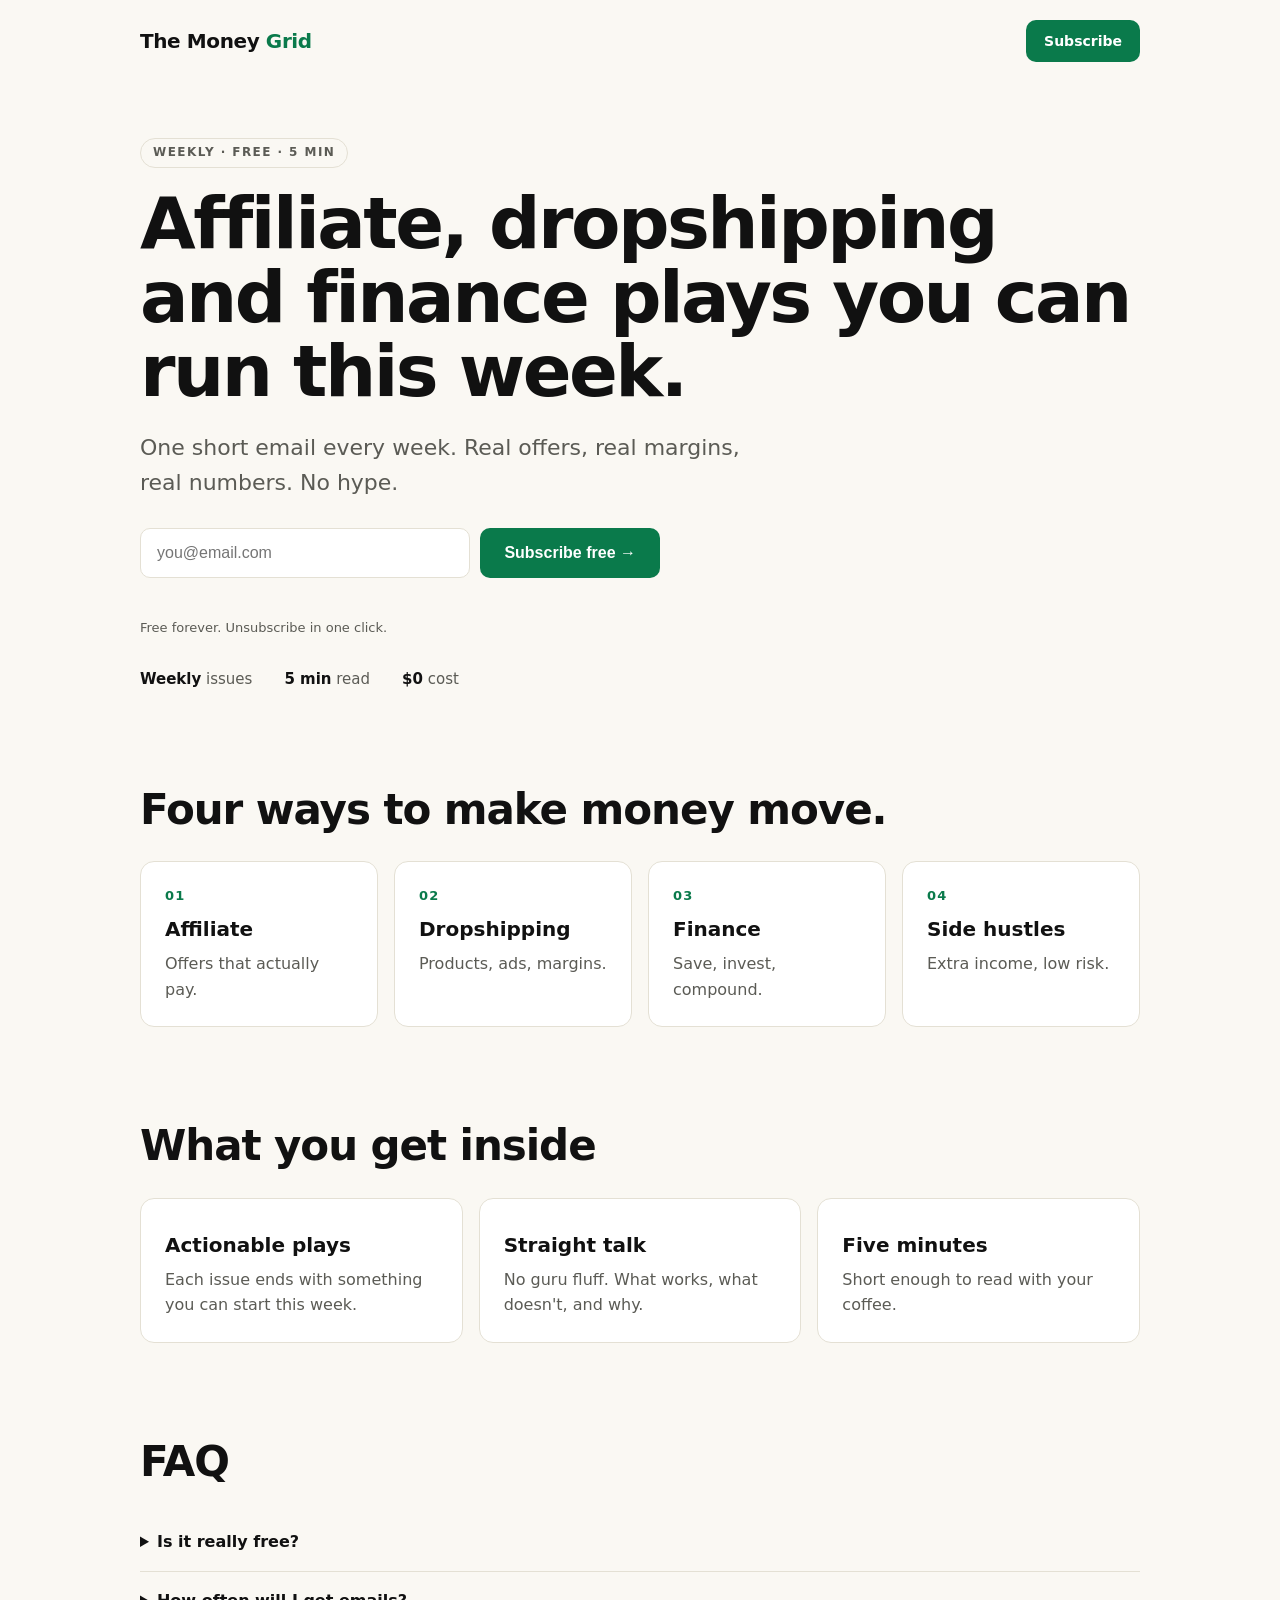
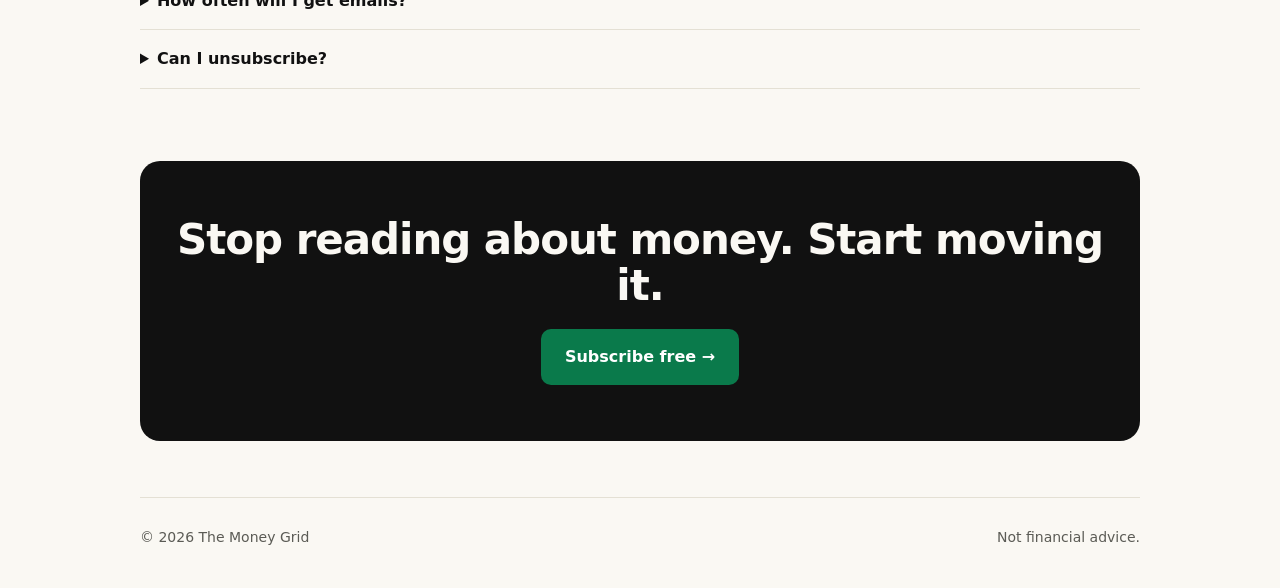
<file: index.html>
<!DOCTYPE html>
<html lang="en"><head>
<meta charset="utf-8"><meta name="viewport" content="width=device-width,initial-scale=1">
<title>The Money Grid — Weekly affiliate, dropshipping & finance plays</title>
<meta name="description" content="Weekly plays on affiliate marketing, dropshipping and personal finance. Free, 5 minutes, no hype.">
<meta property="og:title" content="The Money Grid"><meta property="og:description" content="Weekly plays on affiliate marketing, dropshipping and personal finance. Free, 5 minutes, no hype.">
<link rel="stylesheet" href="style.css">
</head><body>
<div class="wrap">
<nav><a class="logo" href="/">The Money <span>Grid</span></a><a class="btn" style="padding:10px 18px;font-size:14px" href="#join">Subscribe</a></nav>

<header class="hero" id="join">
<span class="pill">WEEKLY · FREE · 5 MIN</span>
<h1>Affiliate, dropshipping and finance plays you can run this week.</h1>
<p class="lead">One short email every week. Real offers, real margins, real numbers. No hype.</p>
<form class="signup" id="signup" novalidate>
<input type="email" id="email" name="email" placeholder="you@email.com" autocomplete="email" required aria-label="Email address">
<input type="text" name="company" tabindex="-1" autocomplete="off" style="position:absolute;left:-9999px" aria-hidden="true">
<button class="btn" id="btn" type="submit">Subscribe free →</button>
<p class="msg" id="msg" role="alert"></p>
</form>
<p class="fine">Free forever. Unsubscribe in one click.</p>
<div class="stats"><span><b>Weekly</b> issues</span><span><b>5 min</b> read</span><span><b>$0</b> cost</span></div>
</header>

<section>
<h2>Four ways to make money move.</h2>
<div class="grid">
<div class="card"><div class="n">01</div><h3>Affiliate</h3><p>Offers that actually pay.</p></div>
<div class="card"><div class="n">02</div><h3>Dropshipping</h3><p>Products, ads, margins.</p></div>
<div class="card"><div class="n">03</div><h3>Finance</h3><p>Save, invest, compound.</p></div>
<div class="card"><div class="n">04</div><h3>Side hustles</h3><p>Extra income, low risk.</p></div>
</div>
</section>

<section>
<h2>What you get inside</h2>
<div class="grid">
<div class="card"><h3>Actionable plays</h3><p>Each issue ends with something you can start this week.</p></div>
<div class="card"><h3>Straight talk</h3><p>No guru fluff. What works, what doesn't, and why.</p></div>
<div class="card"><h3>Five minutes</h3><p>Short enough to read with your coffee.</p></div>
</div>
</section>

<section>
<h2>FAQ</h2>
<details><summary>Is it really free?</summary><p>Yes. The newsletter is free.</p></details>
<details><summary>How often will I get emails?</summary><p>Once a week.</p></details>
<details><summary>Can I unsubscribe?</summary><p>Anytime, with one click from any email.</p></details>
</section>

<div class="cta"><h2>Stop reading about money. Start moving it.</h2><a class="btn" href="#join">Subscribe free →</a></div>

<footer><span>© <span id="y"></span> The Money Grid</span><span>Not financial advice.</span></footer>
</div>

<script>
document.getElementById('y').textContent=new Date().getFullYear();
const f=document.getElementById('signup'),m=document.getElementById('msg'),b=document.getElementById('btn');
f.addEventListener('submit',async e=>{
  e.preventDefault();m.textContent='';
  const email=f.email.value.trim();
  if(!/^[^\s@]+@[^\s@]+\.[^\s@]+$/.test(email)){m.textContent='Please enter a valid email.';return}
  b.disabled=true;b.textContent='Subscribing…';
  try{
    const p=new URLSearchParams(location.search);
    const r=await fetch('/api/subscribe',{method:'POST',headers:{'Content-Type':'application/json'},
      body:JSON.stringify({email,company:f.company.value,utm_source:p.get('utm_source')||'landing_page',utm_medium:p.get('utm_medium')||'',utm_campaign:p.get('utm_campaign')||'',referring_site:document.referrer})});
    const d=await r.json().catch(()=>({}));
    if(r.ok){location.href='/thank-you.html'}else{m.textContent=d.error||'Something went wrong. Try again.'}
  }catch(_){m.textContent='Network error. Try again.'}
  b.disabled=false;b.textContent='Subscribe free →';
});
</script>
</body></html>
</file>
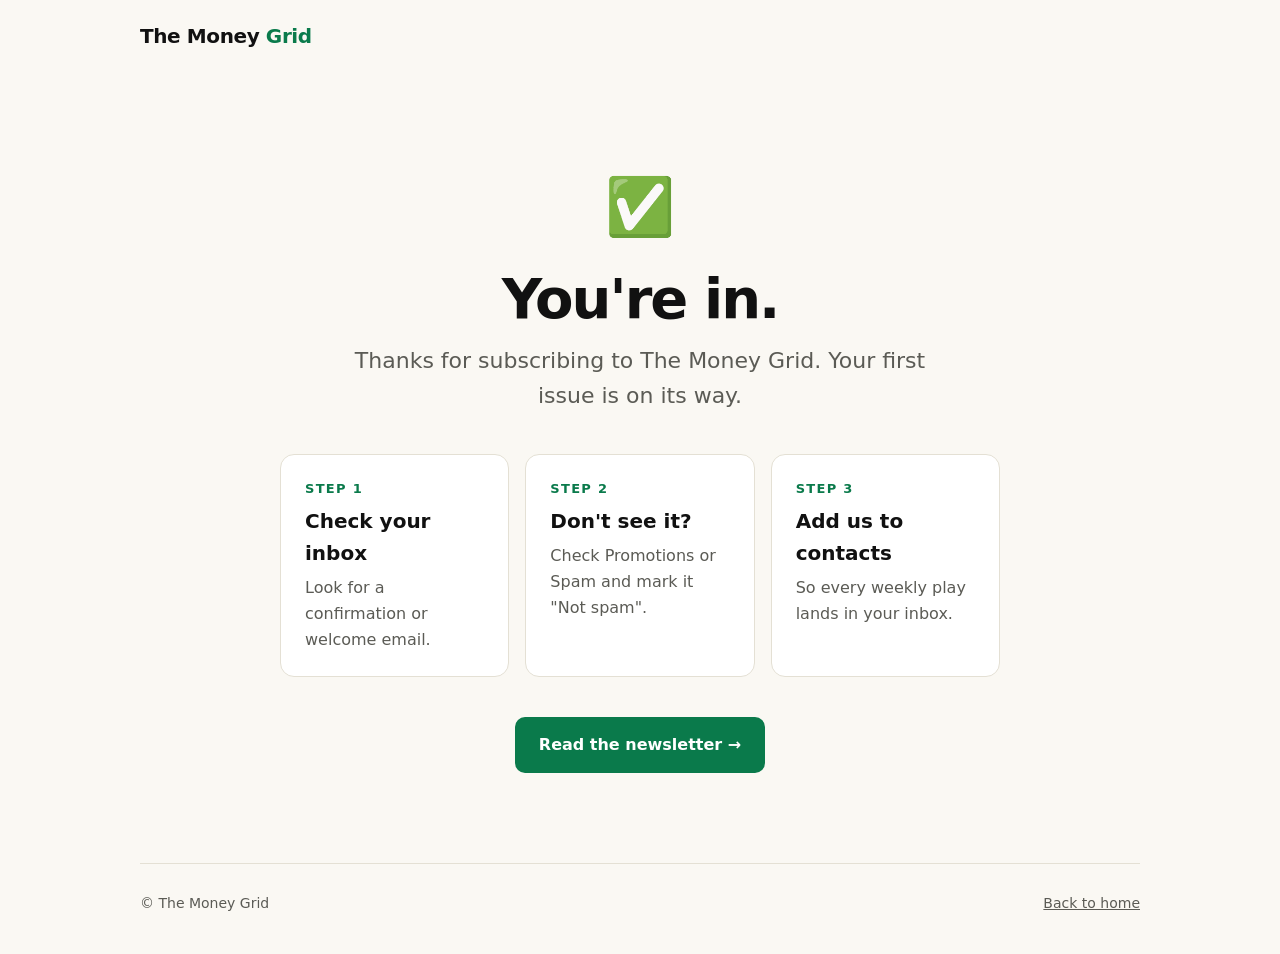
<file: thank-you.html>
<!DOCTYPE html>
<html lang="en"><head>
<meta charset="utf-8"><meta name="viewport" content="width=device-width,initial-scale=1">
<title>You're in — The Money Grid</title><meta name="robots" content="noindex">
<link rel="stylesheet" href="style.css">
</head><body>
<div class="wrap">
<nav><a class="logo" href="/">The Money <span>Grid</span></a></nav>
<main class="center">
<div class="check">✅</div>
<h1 style="font-size:clamp(34px,6vw,56px)">You're in.</h1>
<p class="lead" style="margin:0 auto">Thanks for subscribing to The Money Grid. Your first issue is on its way.</p>
<div class="grid" style="max-width:720px;margin:40px auto;text-align:left">
<div class="card"><div class="n">STEP 1</div><h3>Check your inbox</h3><p>Look for a confirmation or welcome email.</p></div>
<div class="card"><div class="n">STEP 2</div><h3>Don't see it?</h3><p>Check Promotions or Spam and mark it "Not spam".</p></div>
<div class="card"><div class="n">STEP 3</div><h3>Add us to contacts</h3><p>So every weekly play lands in your inbox.</p></div>
</div>
<a class="btn" href="https://themoneygrid.beehiiv.com" target="_blank" rel="noopener">Read the newsletter →</a>
</main>
<footer><span>© The Money Grid</span><a href="/" style="color:inherit">Back to home</a></footer>
</div>
</body></html>
</file>
<file: style.css>
:root{--bg:#faf8f3;--ink:#111;--mute:#5b5b55;--card:#fff;--line:#e4e0d4;--accent:#0a7a4b;--accent-ink:#fff}
@media(prefers-color-scheme:dark){:root{--bg:#0e0f0d;--ink:#f3f1ea;--mute:#a3a39a;--card:#171815;--line:#2a2b27;--accent:#3ddc97;--accent-ink:#06210f}}
*{box-sizing:border-box}html{scroll-behavior:smooth}
body{margin:0;background:var(--bg);color:var(--ink);font:16px/1.6 system-ui,-apple-system,"Segoe UI",Roboto,sans-serif}
.wrap{max-width:1040px;margin:0 auto;padding:0 20px}
nav{display:flex;justify-content:space-between;align-items:center;padding:20px 0}
.logo{font-weight:800;letter-spacing:-.02em;font-size:20px;text-decoration:none;color:var(--ink)}
.logo span{color:var(--accent)}
.pill{display:inline-block;font-size:12px;letter-spacing:.12em;font-weight:600;color:var(--mute);border:1px solid var(--line);border-radius:99px;padding:4px 12px}
h1{font-size:clamp(38px,7vw,72px);line-height:1.03;letter-spacing:-.035em;margin:18px 0 16px}
h2{font-size:clamp(28px,4vw,42px);letter-spacing:-.025em;line-height:1.1;margin:0 0 28px}
.lead{font-size:clamp(18px,2.4vw,22px);color:var(--mute);max-width:620px}
.hero{padding:56px 0 48px}
form.signup{display:flex;gap:10px;margin-top:28px;max-width:520px;flex-wrap:wrap}
.signup input{flex:1 1 240px;padding:15px 16px;font-size:16px;border:1px solid var(--line);border-radius:10px;background:var(--card);color:var(--ink)}
.signup input:focus{outline:2px solid var(--accent);outline-offset:1px}
.btn{padding:15px 24px;font-size:16px;font-weight:700;border:0;border-radius:10px;background:var(--accent);color:var(--accent-ink);cursor:pointer;text-decoration:none;display:inline-block}
.btn:disabled{opacity:.6;cursor:wait}
.msg{width:100%;font-size:14px;min-height:20px;margin:0;color:#d33}
.fine{font-size:13px;color:var(--mute);margin-top:10px}
.grid{display:grid;grid-template-columns:repeat(auto-fit,minmax(220px,1fr));gap:16px}
.card{background:var(--card);border:1px solid var(--line);border-radius:14px;padding:24px}
.card .n{font-size:13px;font-weight:700;color:var(--accent);letter-spacing:.1em}
.card h3{margin:6px 0 6px;font-size:20px}.card p{margin:0;color:var(--mute)}
section{padding:48px 0}
.stats{display:flex;gap:32px;flex-wrap:wrap;color:var(--mute);font-size:15px;margin-top:28px}
.stats b{color:var(--ink)}
.cta{text-align:center;background:var(--ink);color:var(--bg);border-radius:20px;padding:56px 24px;margin:24px 0 56px}
.cta h2{margin-bottom:20px}.cta .btn{background:var(--accent);color:var(--accent-ink)}
details{border-bottom:1px solid var(--line);padding:16px 0}summary{cursor:pointer;font-weight:600}
details p{color:var(--mute);margin:8px 0 0}
footer{border-top:1px solid var(--line);padding:28px 0 40px;color:var(--mute);font-size:14px;display:flex;justify-content:space-between;flex-wrap:wrap;gap:10px}
.center{text-align:center;padding:90px 0}.check{font-size:56px}
</file>
